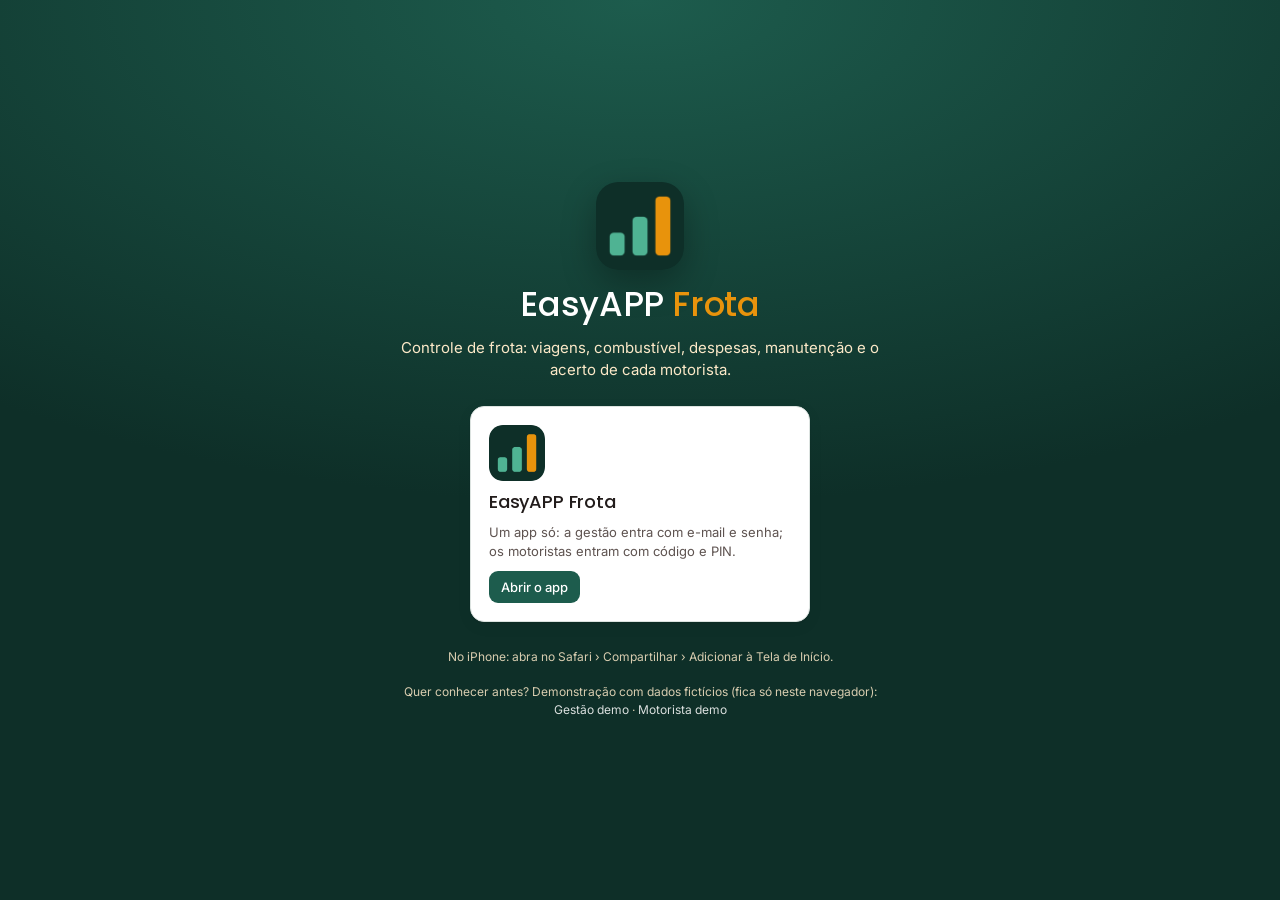
<file: index.html>
<!doctype html>
<html lang="pt-BR">
<head>
<meta charset="utf-8">
<meta name="viewport" content="width=device-width, initial-scale=1, maximum-scale=1, viewport-fit=cover">
<title>EasyAPP Frota</title>
<meta name="description" content="Controle de frota: viagens, combustível, despesas, manutenção e o acerto de cada motorista.">
<meta name="theme-color" content="#0E2F28">
<link rel="icon" href="assets/icons/app-192.png?v=cb5b0072">
<link rel="apple-touch-icon" href="assets/icons/app-180.png?v=cb5b0072">
<link rel="preconnect" href="https://fonts.googleapis.com"><link rel="preconnect" href="https://fonts.gstatic.com" crossorigin>
<link href="https://fonts.googleapis.com/css2?family=Inter:wght@400;500;600&family=Poppins:wght@500&display=swap" rel="stylesheet">
<link rel="stylesheet" href="src/css/base.css"><link rel="stylesheet" href="src/css/segmento.css">
<style>
  .hub { min-height: 100vh; display: flex; flex-direction: column; align-items: center; justify-content: center; gap: 26px; padding: 32px 16px; background: radial-gradient(120% 80% at 50% 0%, var(--primaria), var(--primaria-escura) 70%); }
  .hub h1 { color: #fff; font-size: 34px; text-align: center; }
  .hub .tagline { color: var(--destaque-claro); text-align: center; margin-top: -14px; max-width: 520px; }
  .hub .cards { display: grid; grid-template-columns: minmax(0, 340px); gap: 16px; width: 100%; justify-content: center; }
  .hub a.card { display: flex; flex-direction: column; gap: 10px; color: var(--ink); transition: transform .15s; }
  .hub a.card:hover { transform: translateY(-3px); }
  .hub a.card img { width: 56px; height: 56px; border-radius: 14px; }
  .hub .foot { color: var(--destaque-claro); font-size: 12px; text-align: center; opacity: .85; }
  .hub .foot a { color: #fff; }
  @media (max-width: 640px) { .hub .cards { grid-template-columns: minmax(0, 1fr); } }
</style>
</head>
<body>
<div class="hub">
  <div style="display:flex;flex-direction:column;align-items:center;gap:14px"><img src="assets/icons/app-192.png?v=cb5b0072" alt="" style="width:88px;height:88px;border-radius:22px;box-shadow:0 12px 34px rgba(0,0,0,.3)"><h1 style="font-weight:500">EasyAPP <span style="color:var(--destaque)">Frota</span></h1></div>
  <div class="tagline">Controle de frota: viagens, combustível, despesas, manutenção e o acerto de cada motorista.</div>
  <div class="cards">
    <a class="card" href="app/"><img src="assets/icons/app-192.png?v=cb5b0072" alt=""><h2>EasyAPP Frota</h2><div class="small ink2">Um app só: a gestão entra com e-mail e senha; os motoristas entram com código e PIN.</div><span class="btn sm" style="align-self:flex-start">Abrir o app</span></a>
  </div>
  <div class="foot">No iPhone: abra no Safari › Compartilhar › Adicionar à Tela de Início.<br><br>
    Quer conhecer antes? Demonstração com dados fictícios (fica só neste navegador):<br>
    <a href="app/?demo=1&entrar=gestao">Gestão demo</a> · <a href="app/?demo=1&entrar=usuario">Motorista demo</a></div>
</div>

<script>if ('serviceWorker' in navigator && location.protocol !== 'file:') navigator.serviceWorker.register('sw.js').catch(() => {});</script>
</body>
</html>
</file>
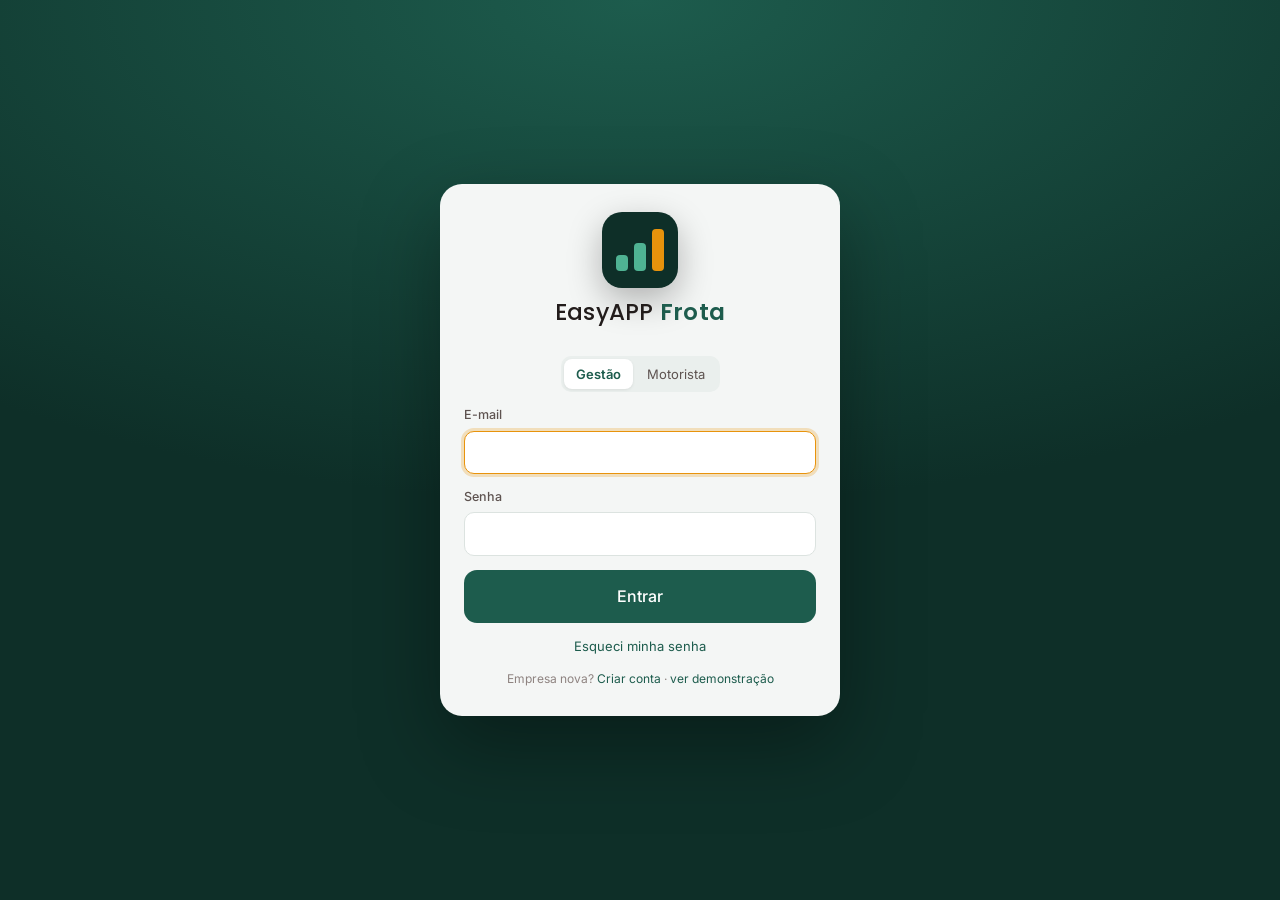
<file: app/index.html>
<!doctype html>
<html lang="pt-BR">
<head>
<meta charset="utf-8">
<meta name="viewport" content="width=device-width, initial-scale=1, maximum-scale=1, viewport-fit=cover">
<title>EasyAPP Frota</title>
<meta name="theme-color" content="#0E2F28">
<meta name="apple-mobile-web-app-capable" content="yes">
<meta name="mobile-web-app-capable" content="yes">
<meta name="apple-mobile-web-app-status-bar-style" content="black-translucent">
<meta name="apple-mobile-web-app-title" content="EasyAPP Frota">
<meta name="description" content="Controle de frota: viagens, combustível, despesas, manutenção e o acerto de cada motorista.">
<link rel="manifest" href="manifest.webmanifest">
<link rel="icon" href="../assets/icons/app-192.png?v=cb5b0072">
<link rel="apple-touch-icon" href="../assets/icons/app-180.png?v=cb5b0072">
<link rel="preconnect" href="https://fonts.googleapis.com"><link rel="preconnect" href="https://fonts.gstatic.com" crossorigin><link href="https://fonts.googleapis.com/css2?family=Inter:wght@400;500;600&family=Poppins:wght@500&display=swap" rel="stylesheet">
<link rel="stylesheet" href="../src/css/base.css">
<link rel="stylesheet" href="../src/css/segmento.css">
</head>
<body>
<div id="app"></div>
<noscript>Ative o JavaScript para usar o app.</noscript>
<script src="../src/vendor/supabase.js"></script>
<script type="module" src="../src/js/core/entrada.js"></script>
</body>
</html>
</file>
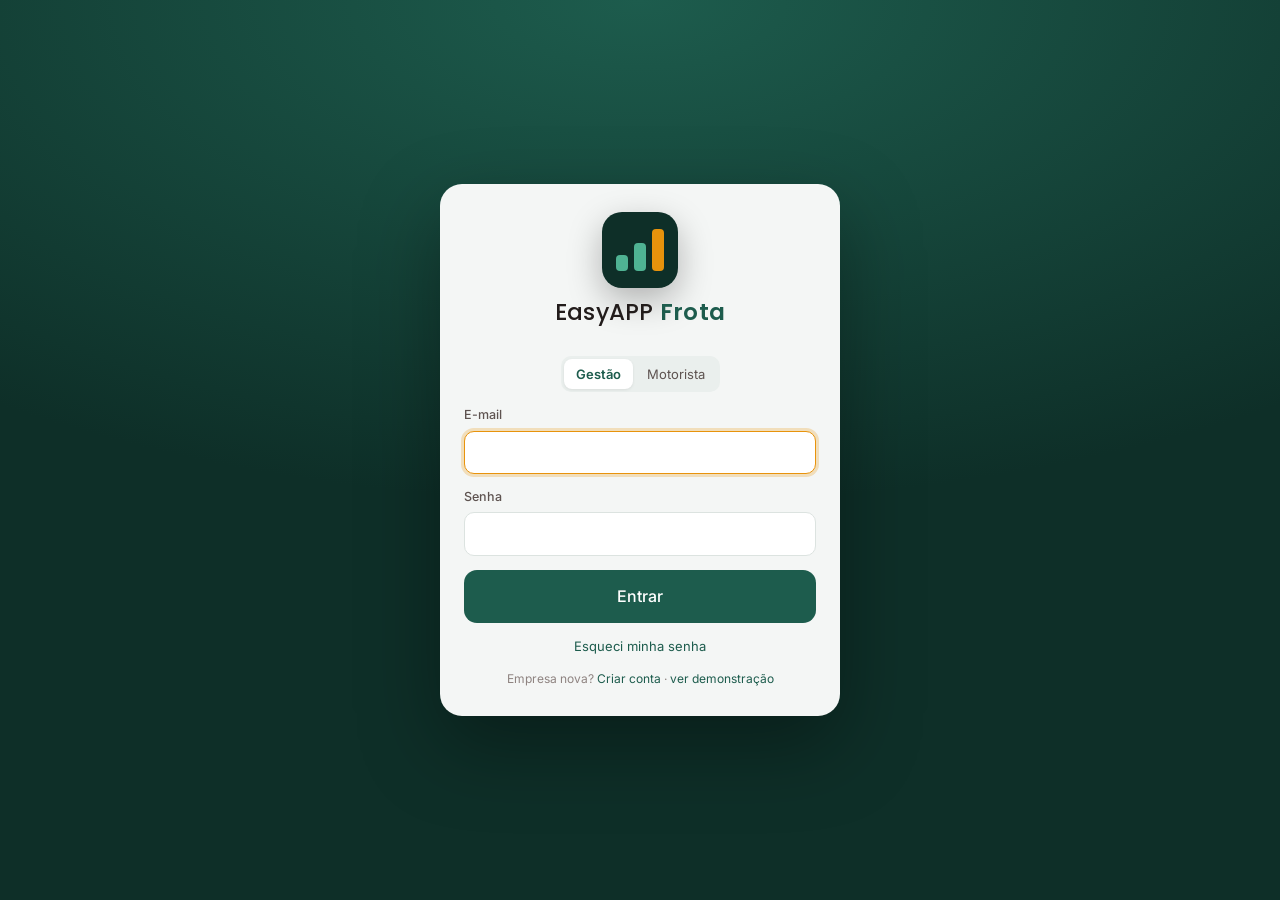
<file: gestao/index.html>
<!doctype html>
<html lang="pt-BR">
<head>
<meta charset="utf-8">
<meta name="viewport" content="width=device-width, initial-scale=1, maximum-scale=1, viewport-fit=cover">
<title>EasyAPP Frota Gestão</title>
<meta name="theme-color" content="#0E2F28">
<meta name="apple-mobile-web-app-capable" content="yes">
<meta name="mobile-web-app-capable" content="yes">
<meta name="apple-mobile-web-app-status-bar-style" content="black-translucent">
<meta name="apple-mobile-web-app-title" content="EasyAPP Frota">
<meta name="description" content="Para o escritório da frota: resultado por caminhão, viagens, combustível, despesas, manutenção e acerto dos motoristas.">
<link rel="manifest" href="manifest.webmanifest">
<link rel="icon" href="../assets/icons/app-192.png?v=cb5b0072">
<link rel="apple-touch-icon" href="../assets/icons/app-180.png?v=cb5b0072">
<link rel="preconnect" href="https://fonts.googleapis.com"><link rel="preconnect" href="https://fonts.gstatic.com" crossorigin><link href="https://fonts.googleapis.com/css2?family=Inter:wght@400;500;600&family=Poppins:wght@500&display=swap" rel="stylesheet">
<link rel="stylesheet" href="../src/css/base.css">
<link rel="stylesheet" href="../src/css/segmento.css">
</head>
<body>
<div id="app"></div>
<noscript>Ative o JavaScript para usar o app.</noscript>
<script src="../src/vendor/supabase.js"></script>
<script type="module" src="../src/js/core/entrada.js"></script>
</body>
</html>
</file>
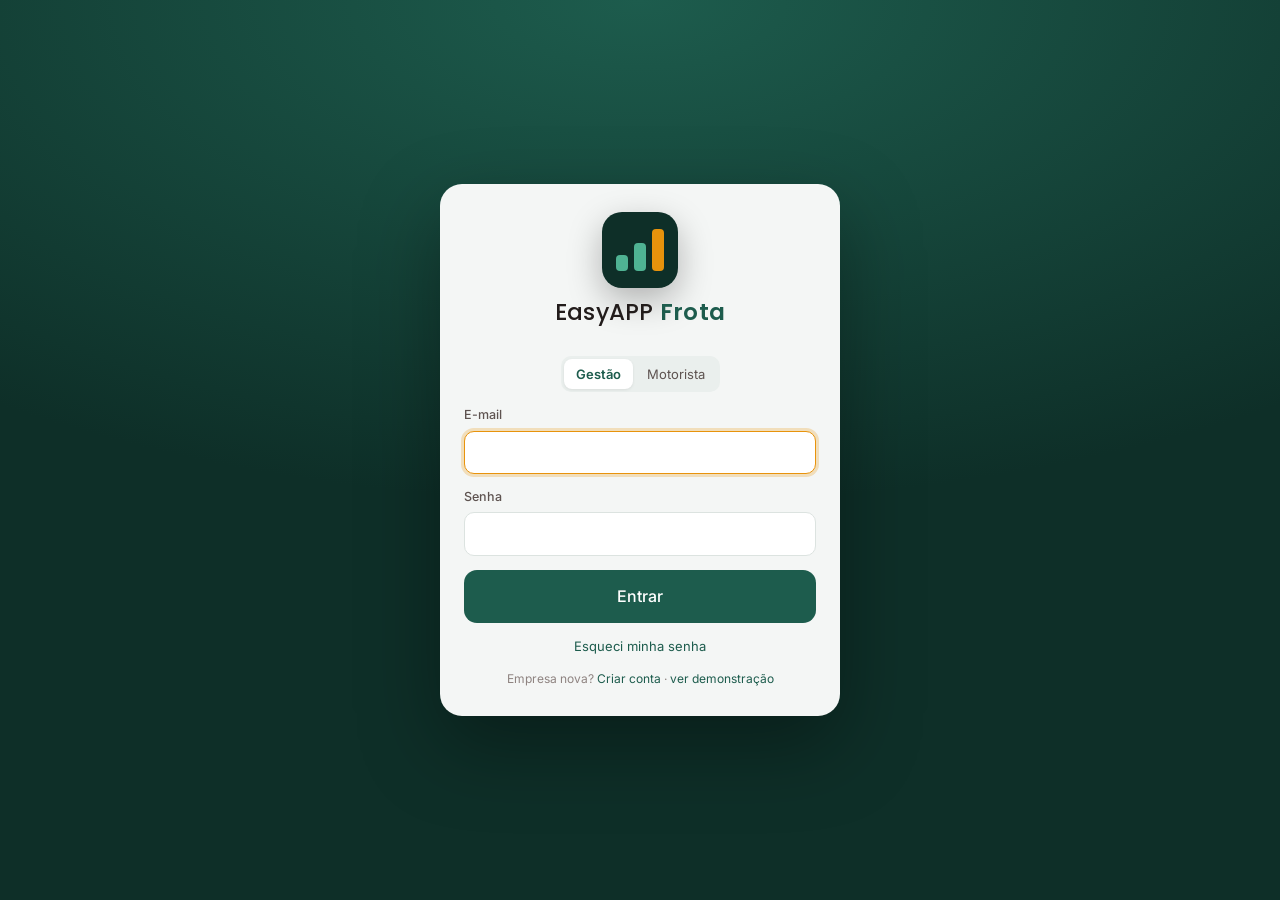
<file: usuario/index.html>
<!doctype html>
<html lang="pt-BR">
<head>
<meta charset="utf-8">
<meta name="viewport" content="width=device-width, initial-scale=1, maximum-scale=1, viewport-fit=cover">
<title>EasyAPP Frota Motorista</title>
<meta name="theme-color" content="#0E2F28">
<meta name="apple-mobile-web-app-capable" content="yes">
<meta name="mobile-web-app-capable" content="yes">
<meta name="apple-mobile-web-app-status-bar-style" content="black-translucent">
<meta name="apple-mobile-web-app-title" content="EasyAPP Frota">
<meta name="description" content="Para o motorista: iniciar e encerrar viagens, lançar abastecimentos e despesas na hora e ver o próprio acerto.">
<link rel="manifest" href="manifest.webmanifest">
<link rel="icon" href="../assets/icons/app-192.png?v=cb5b0072">
<link rel="apple-touch-icon" href="../assets/icons/app-180.png?v=cb5b0072">
<link rel="preconnect" href="https://fonts.googleapis.com"><link rel="preconnect" href="https://fonts.gstatic.com" crossorigin><link href="https://fonts.googleapis.com/css2?family=Inter:wght@400;500;600&family=Poppins:wght@500&display=swap" rel="stylesheet">
<link rel="stylesheet" href="../src/css/base.css">
<link rel="stylesheet" href="../src/css/segmento.css">
</head>
<body>
<div id="app"></div>
<noscript>Ative o JavaScript para usar o app.</noscript>
<script src="../src/vendor/supabase.js"></script>
<script type="module" src="../src/js/core/entrada.js"></script>
</body>
</html>
</file>
<file: src/css/base.css>
/* EasyApp — interface base dos apps. As cores da marca de cada segmento ficam em src/css/segmento.css */
:root {
  --primaria: #6E1B2A;
  --primaria-escura: #4A1019;
  --destaque: #B8925A;
  --destaque-claro: #E9DCC6;
  --fundo: #FBF7F0;
  --escuro: #221C1B;
  --surface: #FFFFFF;
  --surface-2: #F4EEE4;
  --line: #E8DFD2;
  --ink: #221C1B;
  --ink-2: #5E5350;
  --ink-3: #8E8380;
  --ok: #2E7D4F; --ok-bg: #E6F2EA;
  --warn: #9A6400; --warn-bg: #FBF0D9;
  --crit: #B3261E; --crit-bg: #FBE7E5;
  --info: #285E8C; --info-bg: #E5EEF6;
  --opp: #7A5A1F; --opp-bg: #F5ECDC;
  /* Gráficos — paleta categórica validada (CVD) */
  --s1: #a8324a; --s2: #c98a1e; --s3: #2f7fae;
  --radius: 14px;
  --shadow: 0 1px 2px rgba(34, 28, 27, .06), 0 4px 16px rgba(34, 28, 27, .05);
  --safe-b: env(safe-area-inset-bottom, 0px);
  --safe-t: env(safe-area-inset-top, 0px);
  --font: 'Inter', system-ui, -apple-system, 'Segoe UI', sans-serif;
  --font-t: 'Poppins', 'Inter', system-ui, sans-serif;
  color-scheme: light;
}
* { box-sizing: border-box; }
html, body { margin: 0; height: 100%; }
body { font-family: var(--font); color: var(--ink); background: var(--fundo); font-size: 15px; line-height: 1.45; -webkit-font-smoothing: antialiased; -webkit-tap-highlight-color: transparent; }
h1, h2, h3, h4 { font-family: var(--font-t); font-weight: 500; margin: 0; line-height: 1.2; letter-spacing: -.01em; }
h1 { font-size: 24px; } h2 { font-size: 18px; } h3 { font-size: 15px; }
a { color: var(--primaria); text-decoration: none; }
button, input, select, textarea { font: inherit; color: inherit; }
img { max-width: 100%; }
.serif { font-family: 'Lora', Georgia, serif; font-style: italic; }
.label { font-size: 11px; letter-spacing: .14em; text-transform: uppercase; color: var(--ink-3); font-weight: 600; }
.muted { color: var(--ink-3); } .ink2 { color: var(--ink-2); }
.small { font-size: 13px; } .tiny { font-size: 12px; }
.num { font-variant-numeric: tabular-nums; }
.right { text-align: right; } .center { text-align: center; }
.row { display: flex; align-items: center; gap: 10px; } .row.wrap { flex-wrap: wrap; } .row.top { align-items: flex-start; }
.col { display: flex; flex-direction: column; gap: 10px; }
.grow { flex: 1; min-width: 0; } .between { justify-content: space-between; }
.gap-s { gap: 6px; } .gap-l { gap: 18px; }
.mt { margin-top: 16px; } .mt-s { margin-top: 8px; } .mb { margin-bottom: 16px; }
.hide { display: none !important; }
.ellipsis { overflow: hidden; text-overflow: ellipsis; white-space: nowrap; }

/* ---------- Shell ---------- */
.shell { display: grid; grid-template-columns: 248px 1fr; min-height: 100vh; }
.side { background: var(--primaria-escura); color: #F3E9E4; padding: 22px 14px; position: sticky; top: 0; height: 100vh; display: flex; flex-direction: column; gap: 4px; overflow-y: auto; }
.side .brand { padding: 4px 10px 22px; }
.side .brand img { width: 170px; display: block; }
.side .brand .who { margin-top: 10px; font-size: 11px; letter-spacing: .14em; text-transform: uppercase; color: var(--destaque); }
.nav-a { display: flex; align-items: center; gap: 12px; padding: 10px 12px; border-radius: 10px; color: #E8D9D3; font-size: 14px; position: relative; }
.nav-a svg { width: 19px; height: 19px; opacity: .85; flex: none; }
.nav-a:hover { background: rgba(255, 255, 255, .06); }
.nav-a.on { background: rgba(255, 255, 255, .1); color: #fff; }
.nav-a.on::before { content: ''; position: absolute; left: -14px; top: 9px; bottom: 9px; width: 3px; border-radius: 3px; background: var(--destaque); }
.nav-a .badge { margin-left: auto; }
.side .foot { margin-top: auto; padding: 12px; font-size: 12px; color: #C9B3AC; }
.main { min-width: 0; padding: 26px 32px 60px; max-width: 1280px; width: 100%; }
.topbar { display: none; }
.tabbar { display: none; }
.pagehead { display: flex; align-items: flex-end; justify-content: space-between; gap: 16px; margin-bottom: 20px; flex-wrap: wrap; }
.pagehead .sub { color: var(--ink-3); font-size: 14px; margin-top: 4px; }

@media (max-width: 900px) {
  .shell { display: block; }
  .side { display: none; }
  .topbar { display: flex; align-items: center; gap: 12px; position: sticky; top: 0; z-index: 20; background: var(--primaria-escura); color: #fff; padding: calc(10px + var(--safe-t)) 16px 10px; }
  .topbar img { height: 28px; }
  .topbar .t { font-family: var(--font-t); font-size: 16px; flex: 1; min-width: 0; }
  .topbar button { background: none; border: 0; color: #fff; padding: 6px; }
  .main { padding: 16px 16px calc(96px + var(--safe-b)); }
  .tabbar { display: flex; position: fixed; left: 0; right: 0; bottom: 0; z-index: 30; background: rgba(255, 255, 255, .96); backdrop-filter: blur(12px); -webkit-backdrop-filter: blur(12px); border-top: 1px solid var(--line); padding: 6px 4px calc(6px + var(--safe-b)); }
  .tabbar a { flex: 1; display: flex; flex-direction: column; align-items: center; gap: 3px; font-size: 11.5px; font-weight: 500; color: var(--ink-3); padding: 4px 0; position: relative; }
  .tabbar a svg { width: 22px; height: 22px; padding: 4px 16px; box-sizing: content-box; border-radius: 999px; transition: background .15s; }
  /* aba selecionada: pílula na cor do app com o ícone branco e o nome em negrito */
  .tabbar a.on { color: var(--primaria); font-weight: 700; }
  .tabbar a.on svg { background: var(--primaria); color: #fff; }
  .tabbar a .badge { position: absolute; top: 0; left: calc(50% + 6px); }
  .tabbar a.fab { color: #fff; }
  .tabbar a.fab span.ic { background: var(--primaria); border-radius: 16px; width: 52px; height: 40px; display: grid; place-items: center; margin-top: -2px; box-shadow: 0 4px 12px rgba(0, 0, 0, .25); }
  .pagehead h1 { font-size: 21px; }
  .hide-m { display: none !important; }
}
@media (min-width: 901px) { .hide-d { display: none !important; } }

/* ---------- Componentes ---------- */
.card { background: var(--surface); border: 1px solid var(--line); border-radius: var(--radius); padding: 18px; box-shadow: var(--shadow); min-width: 0; }
.card.pad-0 { padding: 0; overflow: hidden; }
.card > .head { display: flex; align-items: center; justify-content: space-between; gap: 10px; margin-bottom: 14px; }
.card > .head h2 { font-size: 16px; }
.card.dark { background: linear-gradient(135deg, var(--primaria), var(--primaria-escura)); color: #fff; border: 0; }
.card.dark .label, .card.dark .muted { color: #E3C9A2; }
.grid { display: grid; gap: 16px; }
.g2 { grid-template-columns: repeat(2, minmax(0, 1fr)); }
.g3 { grid-template-columns: repeat(3, minmax(0, 1fr)); }
.g4 { grid-template-columns: repeat(4, minmax(0, 1fr)); }
.g-2-1 { grid-template-columns: minmax(0, 2fr) minmax(0, 1fr); }
@media (max-width: 1100px) { .g4 { grid-template-columns: repeat(2, minmax(0, 1fr)); } .g-2-1, .g3 { grid-template-columns: minmax(0, 1fr); } }
@media (max-width: 640px) { .g2 { grid-template-columns: minmax(0, 1fr); } .g4 { gap: 10px; } }

.kpi { display: flex; flex-direction: column; gap: 6px; }
.kpi .v { font-family: var(--font-t); font-size: 26px; font-weight: 500; letter-spacing: -.02em; font-variant-numeric: tabular-nums; }
.kpi .d { font-size: 12.5px; color: var(--ink-3); }
.kpi .d b { font-weight: 600; }
.up { color: var(--ok); } .down { color: var(--crit); }
@media (max-width: 640px) { .kpi .v { font-size: 21px; } .card { padding: 14px; } }

.btn { display: inline-flex; align-items: center; justify-content: center; gap: 8px; border: 1px solid transparent; border-radius: 11px; padding: 10px 16px; font-weight: 500; font-size: 14px; cursor: pointer; background: var(--primaria); color: #fff; transition: filter .15s, transform .05s; white-space: nowrap; }
.btn:hover { filter: brightness(1.08); } .btn:active { transform: translateY(1px); }
.btn svg { width: 17px; height: 17px; }
.btn.ghost { background: transparent; color: var(--primaria); border-color: var(--line); }
.btn.ghost:hover { background: var(--surface-2); filter: none; }
.btn.gold { background: var(--destaque); color: #fff; }
.btn.light { background: #fff; color: var(--primaria); }
.btn.ok { background: var(--ok); }
.btn.sm { padding: 6px 11px; font-size: 13px; border-radius: 9px; }
.btn.lg { padding: 14px 20px; font-size: 16px; border-radius: 13px; }
.btn.block { width: 100%; }
.btn[disabled] { opacity: .45; pointer-events: none; }
.iconbtn { border: 0; background: transparent; padding: 6px; border-radius: 8px; cursor: pointer; color: var(--ink-2); display: inline-grid; place-items: center; }
.iconbtn:hover { background: var(--surface-2); }
.iconbtn svg { width: 20px; height: 20px; }

.badge { display: inline-flex; align-items: center; gap: 5px; font-size: 11.5px; font-weight: 600; padding: 3px 8px; border-radius: 999px; background: var(--surface-2); color: var(--ink-2); white-space: nowrap; }
.badge.ok { background: var(--ok-bg); color: var(--ok); }
.badge.warn { background: var(--warn-bg); color: var(--warn); }
.badge.crit { background: var(--crit-bg); color: var(--crit); }
.badge.info { background: var(--info-bg); color: var(--info); }
.badge.opp { background: var(--opp-bg); color: var(--opp); }
.badge.dot { min-width: 18px; height: 18px; padding: 0 5px; justify-content: center; background: var(--destaque); color: #fff; font-size: 11px; }
.tag { font-size: 10.5px; letter-spacing: .12em; text-transform: uppercase; font-weight: 600; padding: 3px 8px; border-radius: 999px; border: 1px solid currentColor; color: var(--primaria); }

.field { display: flex; flex-direction: column; gap: 6px; }
.field > span { font-size: 12.5px; color: var(--ink-2); font-weight: 500; }
.input, select.input, textarea.input { width: 100%; border: 1px solid var(--line); background: #fff; border-radius: 10px; padding: 10px 12px; outline: none; font-size: 15px; }
.input:focus { border-color: var(--destaque); box-shadow: 0 0 0 3px color-mix(in srgb, var(--destaque) 25%, transparent); }
textarea.input { min-height: 80px; resize: vertical; }
.search { position: relative; } .search svg { position: absolute; left: 11px; top: 50%; transform: translateY(-50%); width: 17px; color: var(--ink-3); }
.search .input { padding-left: 36px; }
.seg { display: inline-flex; background: var(--surface-2); border-radius: 10px; padding: 3px; gap: 2px; }
.seg button { border: 0; background: transparent; padding: 6px 12px; border-radius: 8px; font-size: 13px; cursor: pointer; color: var(--ink-2); }
.seg button.on { background: #fff; color: var(--primaria); box-shadow: 0 1px 3px rgba(0, 0, 0, .08); font-weight: 600; }
.chips { display: flex; gap: 8px; flex-wrap: wrap; }
.chip { border: 1px solid var(--line); background: #fff; border-radius: 999px; padding: 7px 13px; font-size: 13.5px; cursor: pointer; }
.chip.on { background: var(--primaria); border-color: var(--primaria); color: #fff; }

.stepper { display: inline-flex; align-items: center; border: 1px solid var(--line); border-radius: 11px; background: #fff; overflow: hidden; }
.stepper button { width: 38px; height: 38px; border: 0; background: transparent; font-size: 20px; cursor: pointer; color: var(--primaria); }
.stepper button:active { background: var(--surface-2); }
.stepper input { width: 44px; text-align: center; border: 0; font-weight: 600; font-size: 16px; outline: none; background: transparent; -moz-appearance: textfield; }
.stepper input::-webkit-inner-spin-button { -webkit-appearance: none; }

/* Tabelas */
.tbl-wrap { overflow-x: auto; -webkit-overflow-scrolling: touch; }
table.tbl { width: 100%; border-collapse: collapse; font-size: 14px; }
.tbl th { text-align: left; font-size: 11px; letter-spacing: .1em; text-transform: uppercase; color: var(--ink-3); font-weight: 600; padding: 10px 12px; border-bottom: 1px solid var(--line); white-space: nowrap; background: #fff; }
.tbl td { padding: 11px 12px; border-bottom: 1px solid #F1EBE2; vertical-align: middle; }
.tbl tr:last-child td { border-bottom: 0; }
.tbl tr.click { cursor: pointer; } .tbl tr.click:hover td { background: #FCF9F4; }
.tbl th.r, .tbl td.r { text-align: right; font-variant-numeric: tabular-nums; }
.tbl tfoot td { font-weight: 600; border-top: 1px solid var(--line); }

/* Listas */
.list { display: flex; flex-direction: column; }
.li { display: flex; align-items: center; gap: 12px; padding: 12px 2px; border-bottom: 1px solid #F1EBE2; min-width: 0; }
.li:last-child { border-bottom: 0; }
a.li, .li.click { color: inherit; cursor: pointer; }
.li .t { font-weight: 500; } .li .s { font-size: 12.5px; color: var(--ink-3); }
.thumb { width: 34px; height: 64px; object-fit: contain; flex: none; filter: drop-shadow(0 2px 3px rgba(0, 0, 0, .15)); }
.thumb.sm { width: 22px; height: 42px; }
.avatar { width: 36px; height: 36px; border-radius: 50%; background: var(--destaque-claro); color: var(--primaria); display: grid; place-items: center; font-weight: 600; font-size: 14px; flex: none; }

/* Barras de progresso / meter */
.meter { height: 8px; background: var(--surface-2); border-radius: 99px; overflow: hidden; }
.meter > i { display: block; height: 100%; background: var(--primaria); border-radius: 99px; }
.meter.gold > i { background: var(--destaque); }

/* Insights */
.ins { display: flex; gap: 12px; padding: 12px; border-radius: 12px; background: #fff; border: 1px solid var(--line); color: inherit; }
.ins .ic { width: 34px; height: 34px; border-radius: 10px; display: grid; place-items: center; flex: none; }
.ins .ic svg { width: 18px; height: 18px; }
.ins.critico .ic { background: var(--crit-bg); color: var(--crit); }
.ins.atencao .ic { background: var(--warn-bg); color: var(--warn); }
.ins.acao .ic { background: var(--primaria); color: #fff; }
.ins.oportunidade .ic { background: var(--opp-bg); color: var(--opp); }
.ins.info .ic { background: var(--info-bg); color: var(--info); }
.ins .t { font-weight: 600; font-size: 14px; } .ins .s { font-size: 13px; color: var(--ink-2); }


/* Modal / sheet */
.overlay { position: fixed; inset: 0; background: rgba(34, 28, 27, .45); z-index: 100; display: flex; align-items: center; justify-content: center; padding: 20px; animation: fade .15s; }
.modal { background: var(--fundo); border-radius: 18px; width: min(560px, 100%); max-height: calc(100vh - 40px); overflow: auto; box-shadow: 0 20px 60px rgba(0, 0, 0, .25); animation: pop .18s; }
.modal.wide { width: min(860px, 100%); }
.modal .mh { display: flex; align-items: center; justify-content: space-between; padding: 18px 20px 6px; position: sticky; top: 0; background: var(--fundo); z-index: 1; }
.modal .mb { padding: 10px 20px 20px; }
.modal .mf { padding: 12px 20px calc(16px + var(--safe-b)); display: flex; gap: 10px; justify-content: flex-end; border-top: 1px solid var(--line); position: sticky; bottom: 0; background: var(--fundo); }
@media (max-width: 640px) {
  .overlay { align-items: flex-end; padding: 0; }
  .modal, .modal.wide { width: 100%; border-radius: 18px 18px 0 0; max-height: 92vh; animation: up .22s; }
  .modal .mf .btn { flex: 1; }
}
@keyframes fade { from { opacity: 0; } }
@keyframes pop { from { transform: scale(.97); opacity: 0; } }
@keyframes up { from { transform: translateY(40px); opacity: .5; } }

.toast { position: fixed; left: 50%; bottom: calc(90px + var(--safe-b)); transform: translateX(-50%); background: var(--escuro); color: #fff; padding: 11px 18px; border-radius: 12px; z-index: 200; font-size: 14px; box-shadow: 0 8px 24px rgba(0, 0, 0, .25); animation: up .2s; max-width: calc(100% - 32px); }
.toast.erro { background: var(--crit); }
@media (min-width: 901px) { .toast { bottom: 28px; } }
.atualizar-bar { position: fixed; left: 50%; transform: translateX(-50%); bottom: calc(80px + var(--safe-b)); z-index: 190; display: flex; align-items: center; gap: 10px; width: max-content; max-width: calc(100% - 32px); background: var(--primaria); color: #fff; padding: 8px 8px 8px 14px; border-radius: 14px; font-size: 14px; box-shadow: 0 8px 24px rgba(0, 0, 0, .25); animation: up .2s; }
.atualizar-bar .btn { background: #fff; color: var(--primaria); border-color: #fff; }
@media (min-width: 901px) { .atualizar-bar { bottom: 28px; } }
@media (max-width: 900px) { .toast { bottom: auto; top: calc(62px + var(--safe-t)); } }

.empty { text-align: center; padding: 30px 16px; color: var(--ink-3); }
.empty svg { width: 36px; height: 36px; color: var(--destaque); margin-bottom: 6px; }

/* Wizard */
.steps { display: flex; gap: 6px; margin-bottom: 16px; }
.steps i { flex: 1; height: 4px; border-radius: 4px; background: var(--line); }
.steps i.on { background: var(--primaria); }

/* Gráficos */
.chart { position: relative; width: 100%; }
.chart svg { display: block; width: 100%; overflow: visible; }
.chart .axis text { fill: var(--ink-3); font-size: 11px; font-family: var(--font); }
.chart .grid line { stroke: #EFE8DD; }
.chart .base { stroke: #D9CFC1; }
.chart .hit { fill: transparent; cursor: pointer; }
.chart .bar { transition: opacity .12s; }
.chart:hover .bar.dim { opacity: .5; }
.legend { display: flex; gap: 14px; flex-wrap: wrap; font-size: 12.5px; color: var(--ink-2); margin-bottom: 8px; }
.legend i { display: inline-block; width: 10px; height: 10px; border-radius: 3px; margin-right: 6px; vertical-align: -1px; }
.tip { position: fixed; z-index: 300; pointer-events: none; background: var(--escuro); color: #fff; font-size: 12.5px; padding: 8px 10px; border-radius: 9px; box-shadow: 0 6px 18px rgba(0, 0, 0, .2); max-width: 260px; line-height: 1.4; }
.tip b { font-weight: 600; }
.tip .k { display: inline-block; width: 8px; height: 8px; border-radius: 2px; margin-right: 6px; }
.hbars { display: flex; flex-direction: column; gap: 10px; }
.hb { display: grid; grid-template-columns: minmax(80px, 38%) 1fr auto; align-items: center; gap: 10px; font-size: 13.5px; }
.hb .bar-t { height: 10px; background: var(--surface-2); border-radius: 0 4px 4px 0; overflow: hidden; }
.hb .bar-t i { display: block; height: 100%; background: var(--primaria); border-radius: 0 4px 4px 0; }
.hb .v { font-variant-numeric: tabular-nums; font-weight: 600; text-align: right; min-width: 48px; white-space: nowrap; }
.heat { border-collapse: separate; border-spacing: 2px; font-size: 12.5px; width: 100%; }
.heat th { font-weight: 500; color: var(--ink-2); padding: 4px 6px; text-align: left; white-space: nowrap; }
.heat thead th { font-size: 11px; writing-mode: vertical-rl; transform: rotate(180deg); text-align: left; height: 110px; vertical-align: bottom; padding: 4px 2px; }
.heat td { text-align: center; border-radius: 4px; min-width: 30px; height: 30px; font-variant-numeric: tabular-nums; font-weight: 600; }

/* Login */
.login { min-height: 100vh; display: grid; place-items: center; align-content: center; gap: 14px; padding: 24px; background: radial-gradient(120% 80% at 50% 0%, var(--primaria), var(--primaria-escura) 70%); }
.login .box { width: min(400px, 100%); background: var(--fundo); border-radius: 22px; padding: 28px 24px; box-shadow: 0 30px 80px rgba(0, 0, 0, .35); }
.login .logo { display: block; width: 210px; margin: 0 auto 6px; }
.pin { display: flex; gap: 10px; justify-content: center; }
.pin input { width: 54px; height: 60px; text-align: center; font-size: 24px; border: 1px solid var(--line); border-radius: 12px; background: #fff; outline: none; }
.pin input:focus { border-color: var(--destaque); }

/* Documento para impressão */
.doc { background: #fff; max-width: 800px; margin: 0 auto; padding: 40px 44px; border: 1px solid var(--line); border-radius: 6px; color: var(--escuro); }
.doc .dh { display: flex; justify-content: space-between; align-items: flex-start; border-bottom: 2px solid var(--primaria); padding-bottom: 16px; margin-bottom: 18px; }
.doc .dh img { width: 190px; }
.doc h1 { color: var(--primaria); font-size: 22px; }
.doc .tbl th { background: var(--fundo); }
.doc .foot { margin-top: 30px; padding-top: 12px; border-top: 1px solid var(--line); font-size: 11.5px; color: var(--ink-3); display: flex; justify-content: space-between; }
.doc .sign { display: grid; grid-template-columns: 1fr 1fr; gap: 40px; margin-top: 50px; font-size: 12px; text-align: center; color: var(--ink-2); }
.doc .sign div { border-top: 1px solid var(--ink-3); padding-top: 6px; }
@media print {
  @page { margin: 12mm; }
  body { background: #fff; }
  .side, .topbar, .tabbar, .noprint, .toast { display: none !important; }
  .shell { display: block; } .main { padding: 0; max-width: none; }
  .doc { border: 0; padding: 0; max-width: none; }
  * { -webkit-print-color-adjust: exact; print-color-adjust: exact; }
}

.demo-banner svg { flex: none; }
.demo-banner { background: var(--destaque-claro); color: var(--primaria-escura); font-size: 12.5px; padding: 8px 14px; border-radius: 10px; margin-bottom: 16px; display: flex; gap: 10px; align-items: center; flex-wrap: wrap; }
.sync { display: inline-flex; align-items: center; gap: 6px; font-size: 12px; color: var(--ok); }
.sync::before { content: ''; width: 7px; height: 7px; border-radius: 50%; background: currentColor; box-shadow: 0 0 0 3px rgba(46, 125, 79, .18); }

.wz-foot { position: sticky; bottom: 0; background: var(--fundo); padding: 12px 0; margin-top: 16px; border-top: 1px solid var(--line); z-index: 5; }
@media (max-width: 900px) { .wz-foot { bottom: calc(64px + var(--safe-b)); } .wz-foot .btn { padding: 12px 14px; } }

.money-in { position: relative; display: inline-block; max-width: 100%; }
.money-in > span { position: absolute; left: 11px; top: 50%; transform: translateY(-50%); color: var(--ink-3); font-size: 13px; pointer-events: none; }
.money-in .input { padding-left: 34px; text-align: right; }
.field .money-in { width: 100% !important; }
.hb.click { cursor: pointer; border-radius: 8px; margin: -4px -6px; padding: 4px 6px; }
.hb.click:hover { background: var(--surface-2); }
.just { margin-top: 8px; width: 100%; font-size: 14px; padding: 8px 10px; }
.just.falta { border-color: var(--crit); background: var(--crit-bg); }
.ajuste-box { margin-top: 4px; font-size: 12.5px; background: var(--warn-bg); color: var(--warn); border-radius: 8px; padding: 6px 9px; }

.kanban { display: grid; grid-template-columns: repeat(4, minmax(240px, 1fr)); gap: 14px; overflow-x: auto; padding-bottom: 8px; -webkit-overflow-scrolling: touch; scroll-snap-type: x mandatory; }
.kcol { background: var(--surface-2); border-radius: var(--radius); padding: 10px; display: flex; flex-direction: column; gap: 10px; min-height: 160px; scroll-snap-align: start; }
.khead { display: flex; justify-content: space-between; align-items: center; padding: 2px 4px; }
.kcard { padding: 12px; }
@media (max-width: 900px) { .kanban { grid-template-columns: repeat(4, 82vw); } }

.li.off { opacity: .55; }
.kanban.k5 { grid-template-columns: repeat(5, minmax(230px, 1fr)); }
@media (max-width: 900px) { .kanban.k5 { grid-template-columns: repeat(5, 82vw); } }
.busca { width: 230px; max-width: 100%; }
.busca .input { padding-top: 9px; padding-bottom: 9px; }
@media (max-width: 640px) { .busca { width: 100%; } }
.live::before { content: ''; display: inline-block; width: 8px; height: 8px; border-radius: 50%; background: var(--crit); margin-right: 6px; animation: pulse 1.6s infinite; vertical-align: 1px; }
@keyframes pulse { 50% { opacity: .25; } }
.doc .resumo { display: grid; grid-template-columns: repeat(3, 1fr); gap: 10px; margin: 6px 0 18px; }
.doc .resumo div { border: 1px solid var(--line); border-radius: 8px; padding: 10px 12px; }
.doc .resumo b { display: block; font-size: 17px; color: var(--primaria); margin-top: 2px; }
.doc .bloco { border: 1px solid var(--line); border-radius: 8px; margin-top: 14px; overflow: hidden; break-inside: avoid; }
.doc .bloco h3 { background: var(--fundo); padding: 9px 12px; font-size: 14px; display: flex; justify-content: space-between; }
.doc .bloco .tbl th { background: #fff; }

/* ---------- EasyApp: peças da base ---------- */
.side .brand .nome { font-family: var(--font-t); font-size: 20px; color: #fff; line-height: 1.15; }
.login .marca { text-align: center; font-family: var(--font-t); font-size: 24px; color: var(--primaria); }
.login .marca small { display: block; font-family: var(--font); font-size: 11px; letter-spacing: .14em; text-transform: uppercase; color: var(--ink-3); margin-top: 4px; }
.aviso { display: flex; gap: 10px; align-items: center; flex-wrap: wrap; font-size: 13px; padding: 10px 14px; border-radius: 10px; margin-bottom: 16px; background: var(--warn-bg); color: var(--warn); }
.aviso.crit { background: var(--crit-bg); color: var(--crit); }
.aviso svg { flex: none; }
.foto-prev { width: 100%; max-height: 260px; object-fit: contain; border-radius: 10px; background: var(--surface-2); }
.grande { font-family: var(--font-t); font-size: 30px; font-weight: 500; letter-spacing: -.02em; }
.acao-grande { display: flex; align-items: center; gap: 14px; padding: 18px; border-radius: var(--radius); background: var(--surface); border: 1px solid var(--line); color: inherit; box-shadow: var(--shadow); cursor: pointer; text-align: left; width: 100%; font: inherit; }
.acao-grande .ic { width: 46px; height: 46px; border-radius: 13px; display: grid; place-items: center; background: var(--primaria); color: #fff; flex: none; }
.acao-grande .ic svg { width: 24px; height: 24px; }
.acao-grande .t { font-family: var(--font-t); font-size: 16px; }
.acao-grande .s { font-size: 12.5px; color: var(--ink-3); }

/* ---------- Marca da família EasyAPP: as três barras crescentes + "EasyAPP <produto>" ----------
   Cores por segmento (segmento.css): --marca-fundo (quadrado do ícone), --marca-a (barras 1 e 2), --marca-b (barra 3). */
:root { --marca-fundo: var(--primaria-escura); --marca-a: #FFFFFF; --marca-b: var(--destaque); }
.ea-barras { display: inline-flex; align-items: flex-end; gap: 2px; height: 15px; flex: none; }
.ea-barras i { display: block; width: 4px; border-radius: 1.5px; transform-origin: bottom; background: var(--marca-a); animation: eaOnda 7s ease-in-out infinite; }
.ea-barras i:nth-child(1) { height: 40%; }
.ea-barras i:nth-child(2) { height: 67%; animation-delay: .12s; }
.ea-barras i:nth-child(3) { height: 100%; background: var(--marca-b); animation-delay: .24s; }
@keyframes eaOnda { 0%, 13%, 100% { transform: scaleY(1); } 4% { transform: scaleY(.4); } 9% { transform: scaleY(1.1); } }
.ea-marca { display: flex; align-items: center; gap: 9px; color: #fff; }
.ea-nome { font-family: var(--font-t); font-weight: 500; font-size: 19px; letter-spacing: .2px; line-height: 1.1; white-space: nowrap; }
.ea-nome b { font-weight: 600; color: var(--marca-b); margin-left: .28em; }
.ea-tile { width: 76px; height: 76px; border-radius: 20px; background: var(--marca-fundo); display: grid; place-items: center; box-shadow: 0 12px 34px rgba(0, 0, 0, .28); margin: 0 auto; }
.ea-tile .ea-barras { height: 42px; gap: 6px; }
.ea-tile .ea-barras i { width: 12px; border-radius: 4px; animation: eaNasce .6s cubic-bezier(.34, 1.56, .64, 1) both, eaOnda 7s ease-in-out 1.4s infinite; }
.ea-tile .ea-barras i:nth-child(1) { animation-delay: .05s, 1.4s; } .ea-tile .ea-barras i:nth-child(2) { animation-delay: .18s, 1.52s; } .ea-tile .ea-barras i:nth-child(3) { animation-delay: .31s, 1.64s; }
@keyframes eaNasce { from { transform: scaleY(0); opacity: 0; } to { transform: scaleY(1); opacity: 1; } }
@keyframes eaSurge { from { opacity: 0; transform: translateY(8px); } to { opacity: 1; transform: none; } }
.login .ea-cab { text-align: center; display: flex; flex-direction: column; gap: 12px; margin-bottom: 4px; }
.login .ea-cab .ea-nome { color: var(--ink); font-size: 23px; animation: eaSurge .5s ease .4s both; }
.login .ea-cab .ea-nome b { color: var(--primaria); }
.login .ea-cab small { font-size: 11px; letter-spacing: .14em; text-transform: uppercase; color: var(--ink-3); }
/* abertura: enquanto carrega, o ícone respira no fundo da marca */
.ea-abertura { min-height: 100vh; display: flex; flex-direction: column; align-items: center; justify-content: center; gap: 20px; background: radial-gradient(120% 80% at 50% 0%, var(--primaria), var(--primaria-escura) 70%); }
.ea-abertura .ea-tile { width: 104px; height: 104px; border-radius: 26px; animation: eaPulsa 1.8s ease-in-out .9s infinite; }
.ea-abertura .ea-tile .ea-barras { height: 58px; gap: 8px; } .ea-abertura .ea-tile .ea-barras i { width: 16px; border-radius: 5px; }
.ea-abertura .ea-logo { width: min(240px, 66vw); height: auto; animation: eaSurge .5s ease both, eaPulsa 1.8s ease-in-out .9s infinite; }
.ea-abertura .ea-nome { color: #fff; font-size: 22px; animation: eaSurge .5s ease .45s both; }
@keyframes eaPulsa { 0%, 100% { transform: scale(1); } 50% { transform: scale(1.05); } }
.side .brand .ea-marca { padding: 2px 0; }
.topbar .ea-barras { height: 18px; } .topbar .ea-barras i { width: 5px; }
@media (prefers-reduced-motion: reduce) { .ea-barras i, .ea-tile, .ea-nome { animation: none !important; } }
.topbar .ea-marca { gap: 8px; min-width: 0; }
.topbar .topo-simbolo { height: 28px; width: auto; max-width: 44px; object-fit: contain; flex: none; }
.topbar .ea-marca .ea-nome { font-size: 18px; overflow: hidden; text-overflow: ellipsis; }

/* iPhone: campo com letra < 16px faz o Safari dar zoom ao tocar e a tela "escorrega" para os lados.
   Campos com 16px no celular e a página travada na horizontal (tabelas largas rolam dentro do próprio quadro). */
html, body { overflow-x: clip; max-width: 100%; }
@supports not (overflow: clip) { html, body { overflow-x: hidden; } }
@media (max-width: 900px) { .input, select.input, textarea.input, input, select, textarea { font-size: max(16px, 1em) !important; } }
</file>
<file: src/css/segmento.css>
/* Cores da marca EasyApp Frota (sobrepõem src/css/base.css) */
:root {
  --primaria: #1D5C4D;
  --primaria-escura: #0E2F28;
  --destaque: #E8930C;
  --destaque-claro: #FCE9C8;
  --fundo: #F4F6F5;
  --surface-2: #EAEFED;
  --line: #DCE3E0;
  --s1: #1D5C4D; --s2: #E8930C; --s3: #3B7DD8;
  /* marca da família EasyAPP: quadrado do ícone, barras 1 e 2, barra 3 */
  --marca-fundo: #0E2F28; --marca-a: #4FB393; --marca-b: #E8930C;
}

/* Grupos que expandem e recolhem (lançamentos por viagem) */
.grupo .grupo-cab { display: flex; align-items: center; gap: 12px; padding: 14px 16px; flex-wrap: wrap; }
.grupo .itens { display: none; border-top: 1px solid var(--line); padding: 0 16px; }
.grupo.aberto .itens { display: block; }
.grupo .grupo-seta { display: inline-flex; transition: transform .15s; color: var(--ink-3); }
.grupo.aberto .grupo-seta { transform: rotate(90deg); }
/* ✓ de conferência */
.check { width: 34px; height: 34px; flex: none; border-radius: 10px; border: 1.5px solid var(--line); background: var(--surface, #fff); color: transparent; display: grid; place-items: center; cursor: pointer; }
.check:hover { border-color: var(--primaria); color: var(--ink-3); }
.check.on { background: var(--ok, #2E7D4F); border-color: var(--ok, #2E7D4F); color: #fff; }

/* ---------- Telas simples: botões grandes, tipos em quadrados, confirmação verde ---------- */
.ola { font-family: var(--font-t); font-size: 24px; margin-bottom: 12px; }
.viagem-atual, .viagem-marcada { border-radius: 18px; padding: 16px 18px; display: flex; flex-direction: column; gap: 3px; margin-bottom: 14px; }
.viagem-atual { background: var(--primaria-escura); color: #fff; }
.viagem-atual b, .viagem-marcada b { font-family: var(--font-t); font-weight: 500; font-size: 21px; }
.viagem-atual > span:last-child { color: #B9D2CA; font-size: 14px; }
.viagem-marcada { background: var(--surface); border: 2px solid var(--primaria); }
.viagem-marcada > span:nth-child(3) { color: var(--ink-3); font-size: 14px; margin-bottom: 8px; }
.viagem-atual .rot, .viagem-marcada .rot { font-size: 11px; letter-spacing: .12em; text-transform: uppercase; font-weight: 700; color: var(--destaque); }
.viagem-marcada .rot { color: var(--primaria); }
.viagem-marcada .btn { min-height: 52px; font-size: 17px; }
.grade-grande { display: grid; grid-template-columns: 1fr 1fr; gap: 12px; }
.bt-grande { border: 0; border-radius: 20px; min-height: 120px; padding: 16px; display: flex; flex-direction: column; justify-content: space-between; align-items: flex-start; gap: 10px;
  color: #fff; font: 700 20px var(--font); text-align: left; cursor: pointer; box-shadow: 0 6px 16px rgba(14, 47, 40, .14); position: relative; }
.bt-grande:active { transform: scale(.97); }
.bt-grande .ic { width: 46px; height: 46px; border-radius: 14px; background: rgba(255, 255, 255, .2); display: grid; place-items: center; }
.bt-grande .ic svg { width: 26px; height: 26px; }
.bt-grande.verde { background: var(--primaria); } .bt-grande.laranja { background: var(--destaque); } .bt-grande.azul { background: var(--s3); } .bt-grande.escuro { background: var(--primaria-escura); }
.bt-grande.largo { grid-column: 1 / -1; min-height: 84px; flex-direction: row; align-items: center; justify-content: flex-start; gap: 14px; }
.bt-grande .selo { position: absolute; top: 12px; right: 12px; background: #fff; color: var(--destaque); border-radius: 999px; font-size: 14px; padding: 2px 10px; }
.tipos-grandes { display: grid; grid-template-columns: 1fr 1fr; gap: 10px; }
.tipos-grandes .tipo { border: 2px solid var(--line); background: var(--surface); border-radius: 18px; min-height: 104px; padding: 12px 8px; display: flex; flex-direction: column; align-items: center; justify-content: center; gap: 8px;
  font: 700 16px var(--font); color: var(--ink); cursor: pointer; text-align: center; }
.tipos-grandes .tipo svg { width: 34px; height: 34px; color: var(--primaria); }
.tipos-grandes .tipo:active { border-color: var(--destaque); background: var(--destaque-claro); }
.feito { position: fixed; inset: 0; z-index: 200; background: var(--ok, #2E7D4F); color: #fff; display: flex; flex-direction: column; align-items: center; justify-content: center; gap: 12px; text-align: center; padding: 24px; }
.feito .ok { width: 96px; height: 96px; border-radius: 50%; background: rgba(255, 255, 255, .2); display: grid; place-items: center; }
.feito .ok svg { width: 56px; height: 56px; stroke-width: 3; }
.feito b { font-family: var(--font-t); font-size: 28px; font-weight: 500; }
.feito span { font-size: 17px; opacity: .92; }
.feito .desf { margin-top: 14px; background: transparent; border: 2px solid rgba(255, 255, 255, .7); color: #fff; border-radius: 14px; padding: 12px 26px; font: 700 17px var(--font); }
/* motorista: campos e botões maiores nos formulários */
.app-motorista .modal .input { font-size: 22px; padding: 14px 16px; min-height: 58px; }
.app-motorista .modal .money-in span { font-size: 18px; }
.app-motorista .modal .field > span { font-size: 15px; }
.app-motorista .modal .mf .btn { min-height: 54px; font-size: 18px; flex: 1; }
.app-motorista .modal label.row.small { font-size: 16px; gap: 10px; }
.app-motorista .modal input[type="checkbox"] { width: 22px; height: 22px; }
.aviso-fechar { display: flex; align-items: center; gap: 12px; background: var(--destaque-claro); border: 1px solid #F3C98A; color: #7A4A00; border-radius: 16px; padding: 12px 16px; font-weight: 700; font-size: 16px; margin-bottom: 14px; }
.aviso-fechar .n { background: var(--destaque); color: #fff; border-radius: 12px; min-width: 38px; height: 38px; display: grid; place-items: center; font-size: 19px; }
.aviso-fechar span:nth-child(2) { flex: 1; }
.atalhos { display: grid; grid-template-columns: repeat(4, 1fr); gap: 10px; }
.atalhos a { background: var(--surface); border: 1px solid var(--line); border-radius: 14px; padding: 12px 4px; display: flex; flex-direction: column; align-items: center; gap: 6px; font-size: 13px; font-weight: 600; color: var(--ink); text-align: center; }
.atalhos a svg { color: var(--primaria); }
@media (min-width: 901px) { .grade-grande { grid-template-columns: repeat(4, 1fr); } .grade-grande .bt-grande.largo { grid-column: span 2; } }

/* ---------- Página da viagem: topo fixo + abas bem visíveis ---------- */
.vg-topo { background: var(--primaria-escura); color: #fff; border-radius: 18px; padding: 14px 14px 10px; margin-bottom: 14px; display: flex; flex-direction: column; gap: 12px; }
.vg-topo .rota { font-family: var(--font-t); font-size: 21px; line-height: 1.2; }
.vg-topo .linha { display: flex; flex-wrap: wrap; align-items: center; gap: 8px; margin-top: 6px; font-size: 13.5px; color: #CFE2DB; }
.vg-topo .pill { border-radius: 999px; padding: 2px 10px; font-size: 12px; font-weight: 700; }
.pill.estrada { background: #FCE9C8; color: #7A4A00; } .pill.chegou { background: var(--destaque); color: #fff; } .pill.fechada { background: #DDF0E5; color: #1F6B41; } .pill.planejada { background: #DCE8F7; color: #23527F; }
.vg-menu { flex: none; width: 40px; height: 40px; border-radius: 12px; border: 0; background: rgba(255, 255, 255, .14); color: #fff; font-size: 22px; line-height: 1; cursor: pointer; }
.vg-abas { display: grid; grid-template-columns: repeat(3, 1fr); gap: 4px; background: rgba(255, 255, 255, .12); border-radius: 14px; padding: 4px; }
.vg-abas a { text-align: center; padding: 10px 4px; border-radius: 11px; color: #fff; font-weight: 700; font-size: 15px; white-space: nowrap; }
.vg-abas a.on { background: #fff; color: var(--primaria-escura); box-shadow: 0 2px 8px rgba(0, 0, 0, .18); }
.vg-abas small { display: inline-block; min-width: 20px; border-radius: 999px; padding: 0 6px; margin-left: 2px; font-size: 12px; background: var(--destaque); color: #fff; }
.vg-receber { display: flex; justify-content: space-between; align-items: center; width: 100%; background: var(--destaque-claro); border: 1px solid #F3C98A; color: #7A4A00; border-radius: 16px; padding: 14px 16px; font: 700 16px var(--font); margin-bottom: 12px; cursor: pointer; }
.vg-receber b { font-family: var(--font-t); font-size: 21px; font-weight: 500; }
.vg-receber.ok { background: #E6F2EA; border-color: #B9DCC5; color: #1F6B41; }
.vg-num { display: grid; grid-template-columns: 1fr 1fr; gap: 10px; }
.vg-num > div { background: var(--surface); border: 1px solid var(--line); border-radius: 16px; padding: 12px 14px; display: flex; flex-direction: column; gap: 2px; }
.vg-num small { font-size: 11.5px; letter-spacing: .08em; text-transform: uppercase; color: var(--ink-3); font-weight: 700; }
.vg-num b { font-family: var(--font-t); font-size: 22px; font-weight: 500; font-variant-numeric: tabular-nums; }
.vg-num span { font-size: 12.5px; color: var(--ink-3); }
.vg-info .l { display: flex; justify-content: space-between; gap: 12px; padding: 10px 0; border-bottom: 1px solid var(--line); font-size: 14.5px; }
.vg-info .l:last-child { border-bottom: 0; }
.vg-info .l span:first-child { color: var(--ink-3); } .vg-info .l span:last-child { font-weight: 600; text-align: right; }
.vg-h { display: flex; justify-content: space-between; align-items: center; padding: 14px 16px 4px; }
.vg-total { display: flex; justify-content: space-between; padding: 12px 16px; border-top: 1px solid var(--line); font-size: 14.5px; color: var(--ink-3); }
.vg-total b { color: var(--ink); font-variant-numeric: tabular-nums; }
.vg-acerto { background: var(--surface); border: 1px solid var(--line); border-radius: 18px; overflow: hidden; }
.vg-acerto .res { background: var(--primaria-escura); color: #fff; padding: 16px; display: flex; flex-direction: column; gap: 4px; }
.vg-acerto .res small { font-size: 12px; letter-spacing: .1em; text-transform: uppercase; color: var(--destaque); font-weight: 700; }
.vg-acerto .res b { font-family: var(--font-t); font-size: 24px; font-weight: 500; font-variant-numeric: tabular-nums; }
.vg-acerto .conta { padding: 6px 16px 12px; }
.vg-acerto .l { display: grid; grid-template-columns: 18px 1fr auto; gap: 8px; align-items: center; padding: 11px 0; border-bottom: 1px dashed var(--line); font-size: 15px; }
.vg-acerto .l b { font-variant-numeric: tabular-nums; }
.vg-acerto .sinal { font-weight: 700; color: var(--ink-3); text-align: center; }
.vg-acerto .l.fim { border-bottom: 0; border-top: 2px solid var(--ink); margin-top: 4px; font-weight: 700; font-size: 16px; }
.vg-fechar { min-height: 56px; font-size: 18px; }
@media (min-width: 901px) { .vg-num { grid-template-columns: repeat(4, 1fr); } }
/* lista de viagens e acessos dos motoristas */
.pill { display: inline-block; border-radius: 999px; padding: 3px 10px; font-size: 12.5px; font-weight: 700; white-space: nowrap; }
.pill.receber { background: #FBE7E5; color: #9B2C24; }
.vg-lista .li { padding: 12px 16px; }
.acesso-mot { display: flex; align-items: center; justify-content: space-between; gap: 10px; flex-wrap: wrap; padding: 10px 16px 12px; border-top: 1px solid var(--line); background: var(--surface-2); }
.acesso-cod { font-size: 15px; } .acesso-cod b { font-family: ui-monospace, monospace; font-size: 16px; letter-spacing: .06em; }
/* Conferir compacto: uma linha por viagem; abre os lançamentos com ✓ grande */
.cf .cf-cab { display: flex; align-items: center; gap: 12px; padding: 12px 16px; }
.cf .cf-cab .t { font-size: 15.5px; line-height: 1.25; }
.cf .cf-cab .s { font-size: 13px; color: var(--ink-3); margin-top: 2px; }
.cf .cf-cab .r { text-align: right; flex: none; }
.cf .em-viagem { color: #9A6400; font-weight: 600; }
.cf-cont { display: inline-flex; align-items: center; gap: 4px; border-radius: 999px; padding: 4px 10px; font-weight: 700; font-size: 14px; background: var(--destaque-claro); color: #7A4A00; }
.cf-cont svg { width: 15px; height: 15px; }
.cf-cont.tudo { background: #DDF0E5; color: #1F6B41; }
.cf .itens { padding: 0 12px 12px; }
.cf-item { display: flex; align-items: center; gap: 12px; padding: 10px 4px; border-top: 1px solid var(--line); }
.cf-item .t { font-size: 15px; } .cf-item .s { font-size: 12.5px; color: var(--ink-3); }
.cf-item.ok .t { color: var(--ink-3); }
.cf-item .check { width: 40px; height: 40px; border-radius: 12px; }
.cf-acoes { display: flex; flex-direction: column; gap: 8px; padding-top: 10px; border-top: 1px solid var(--line); }
.cf-acoes .btn { min-height: 48px; }
.cf-item .check:not(.on) { color: #C9D3CF; }
/* seleção de viagens para acerto conjunto */
.sel-vg { flex: none; width: 34px; height: 34px; border-radius: 10px; border: 2px solid var(--line); background: var(--surface); color: transparent; display: grid; place-items: center; cursor: pointer; }
.sel-vg svg { width: 20px; height: 20px; }
.sel-vg.on { background: var(--primaria); border-color: var(--primaria); color: #fff; }
.barra-sel { position: fixed; left: 12px; right: 12px; bottom: calc(76px + env(safe-area-inset-bottom, 0px)); z-index: 45; display: flex; gap: 8px; align-items: center; background: var(--surface); border: 1px solid var(--line); border-radius: 16px; padding: 8px; box-shadow: 0 10px 28px rgba(0, 0, 0, .22); }
.barra-sel .btn { min-height: 50px; font-size: 16px; }
.barra-sel .lk { width: 44px; height: 44px; border: 0; background: none; font-size: 20px; color: var(--ink-3); }
@media (min-width: 901px) { .barra-sel { left: auto; right: 24px; bottom: 24px; width: 420px; } }
</file>
